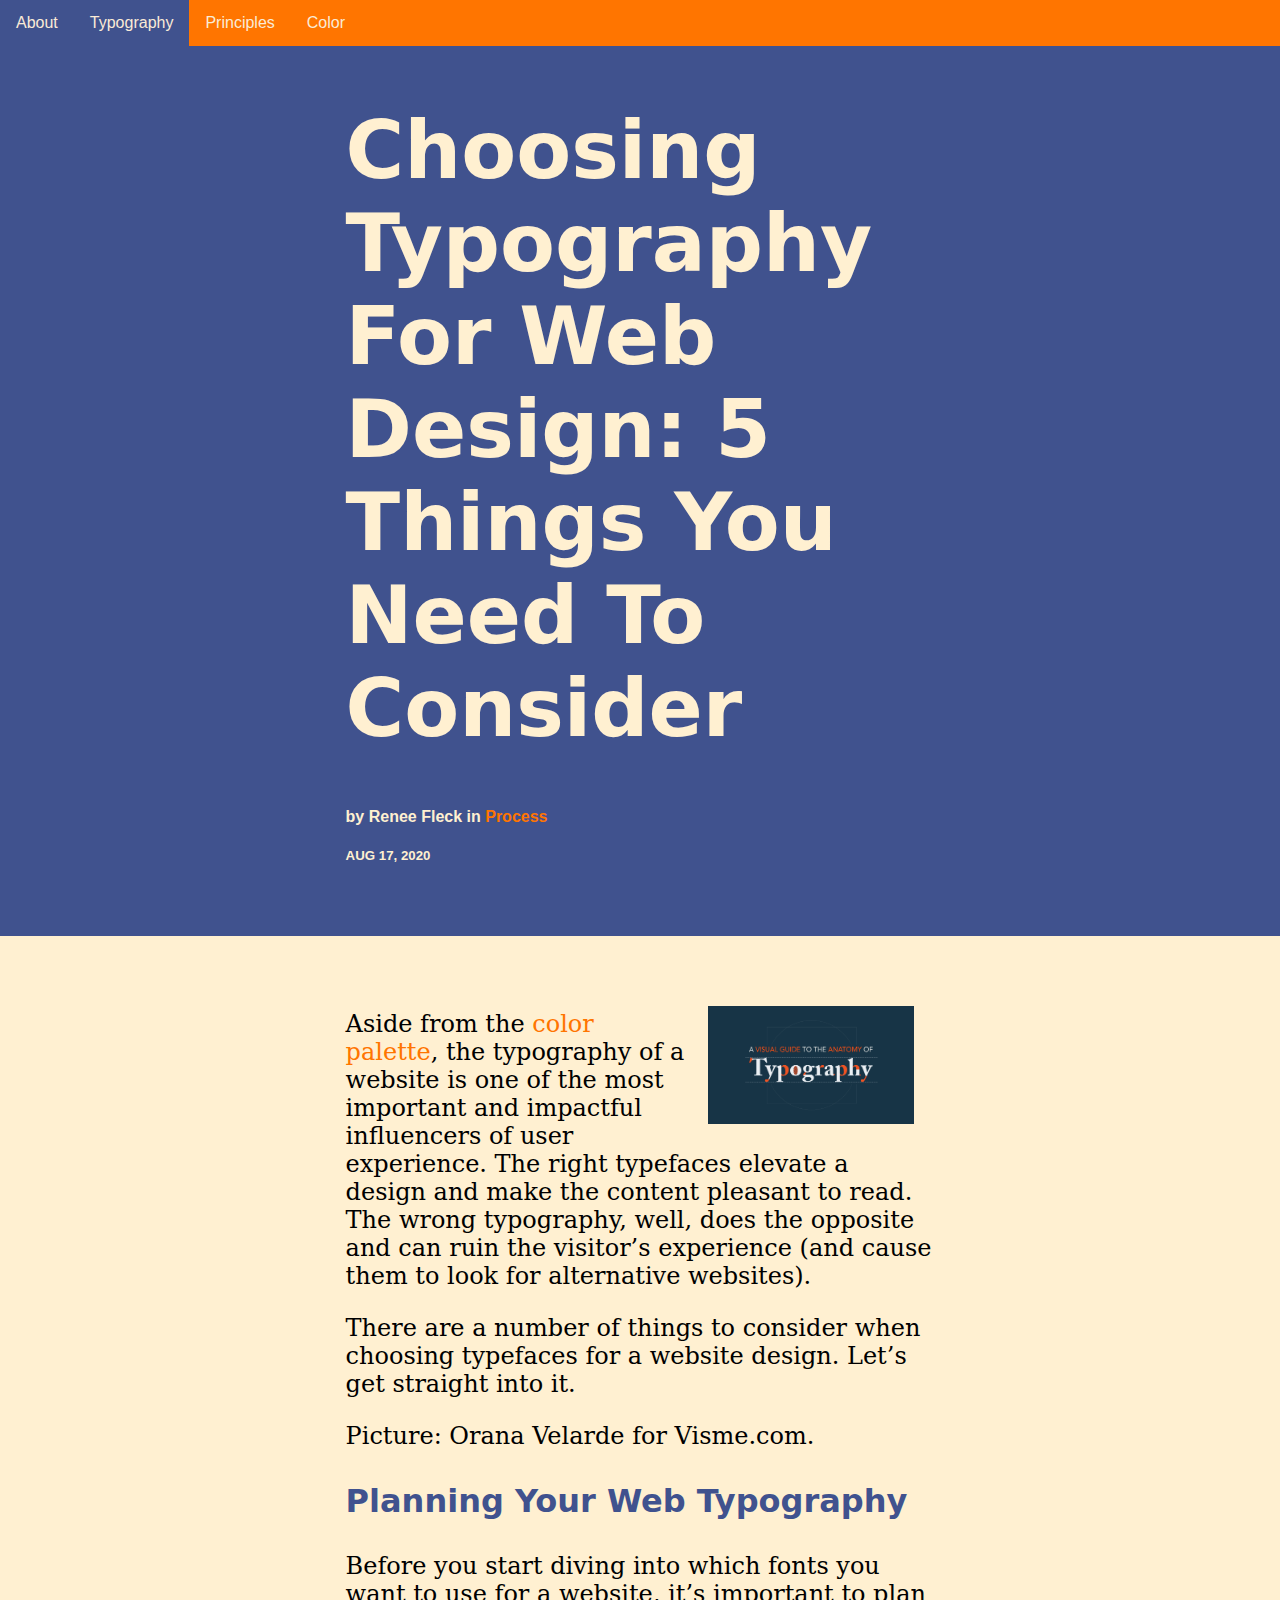
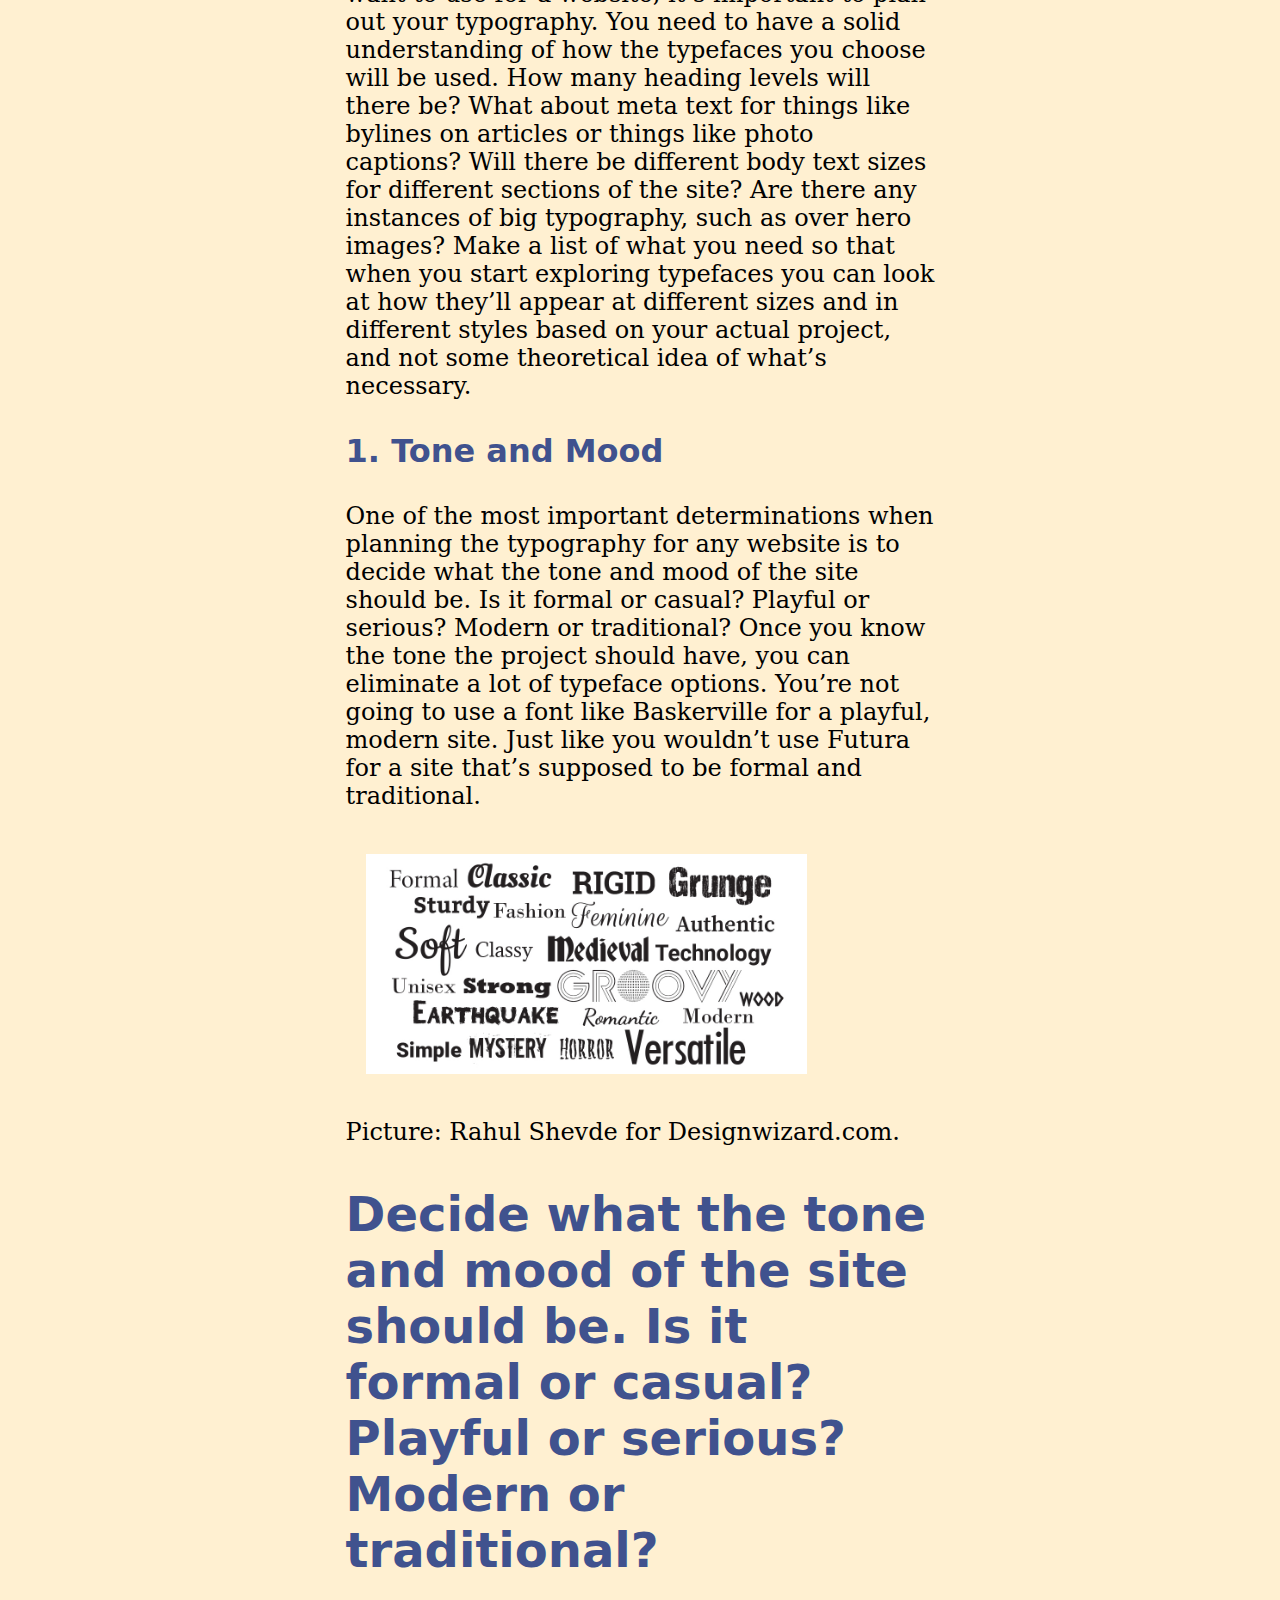
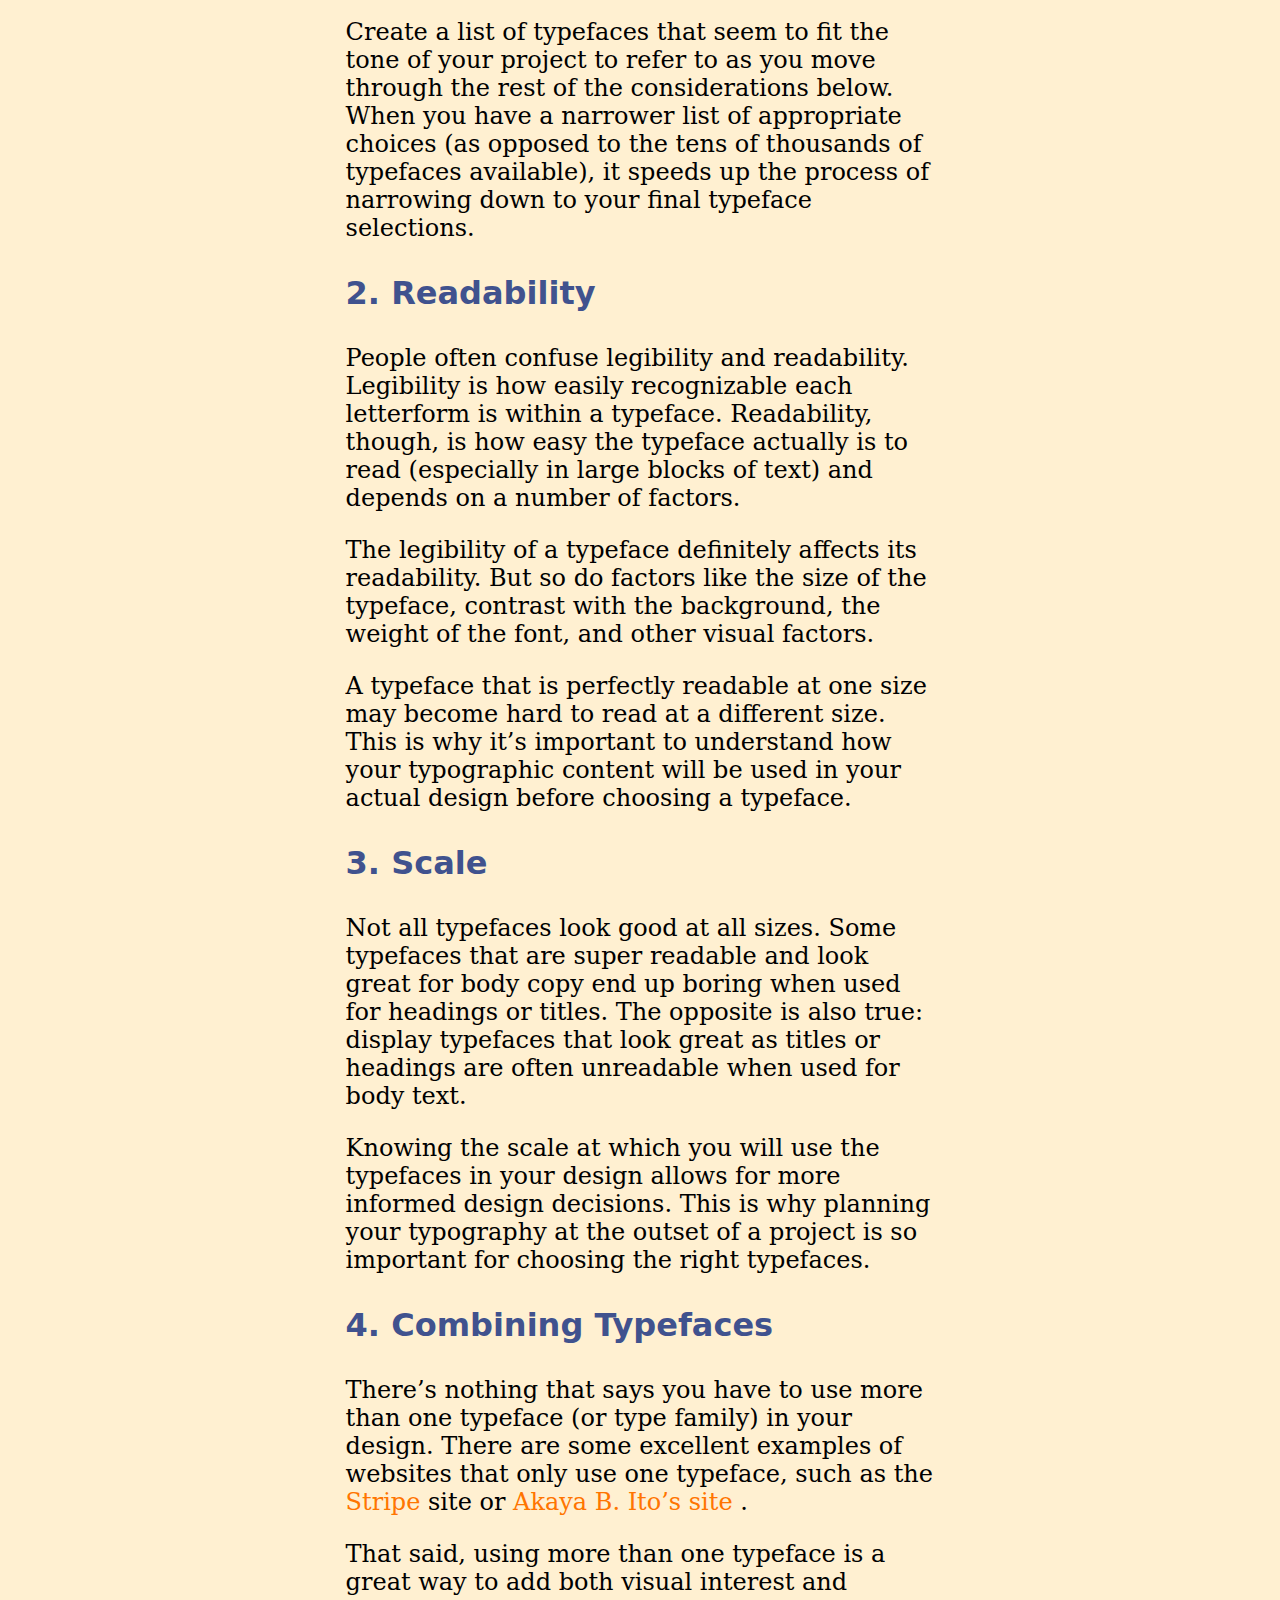
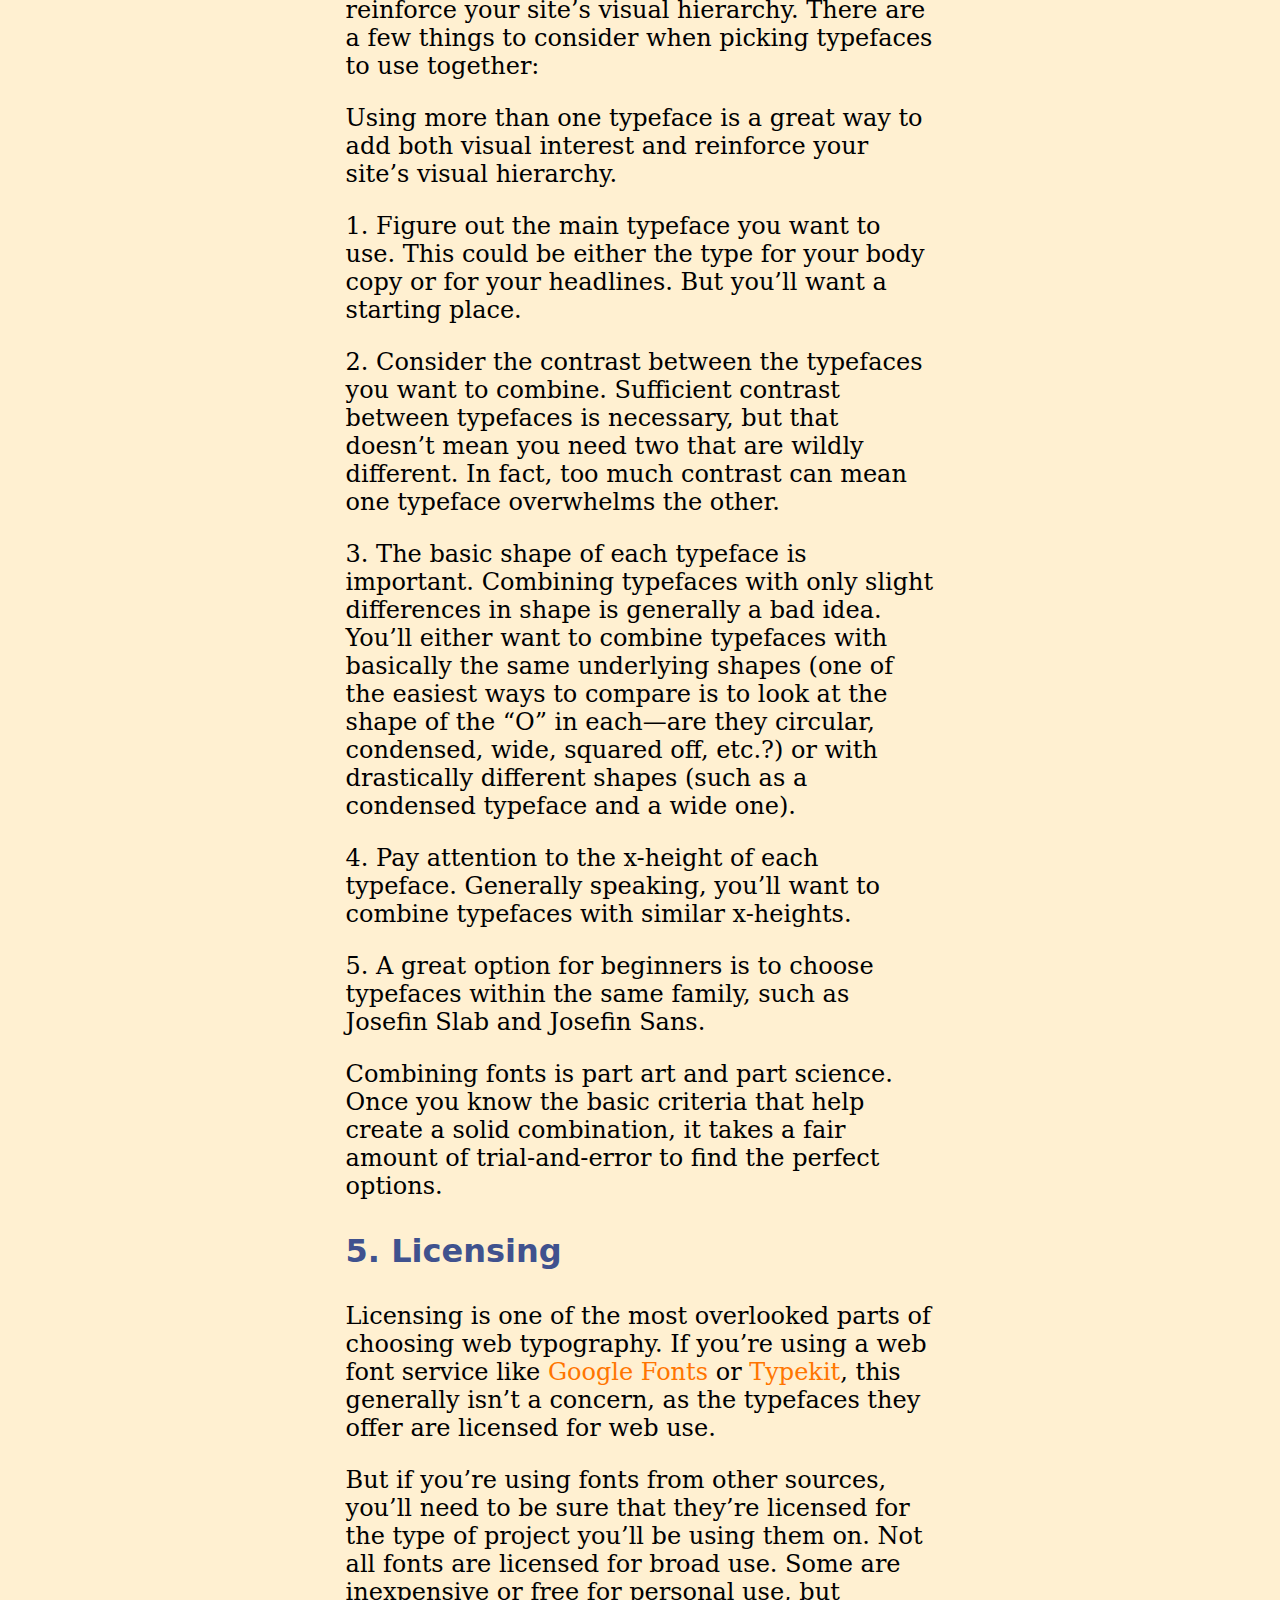
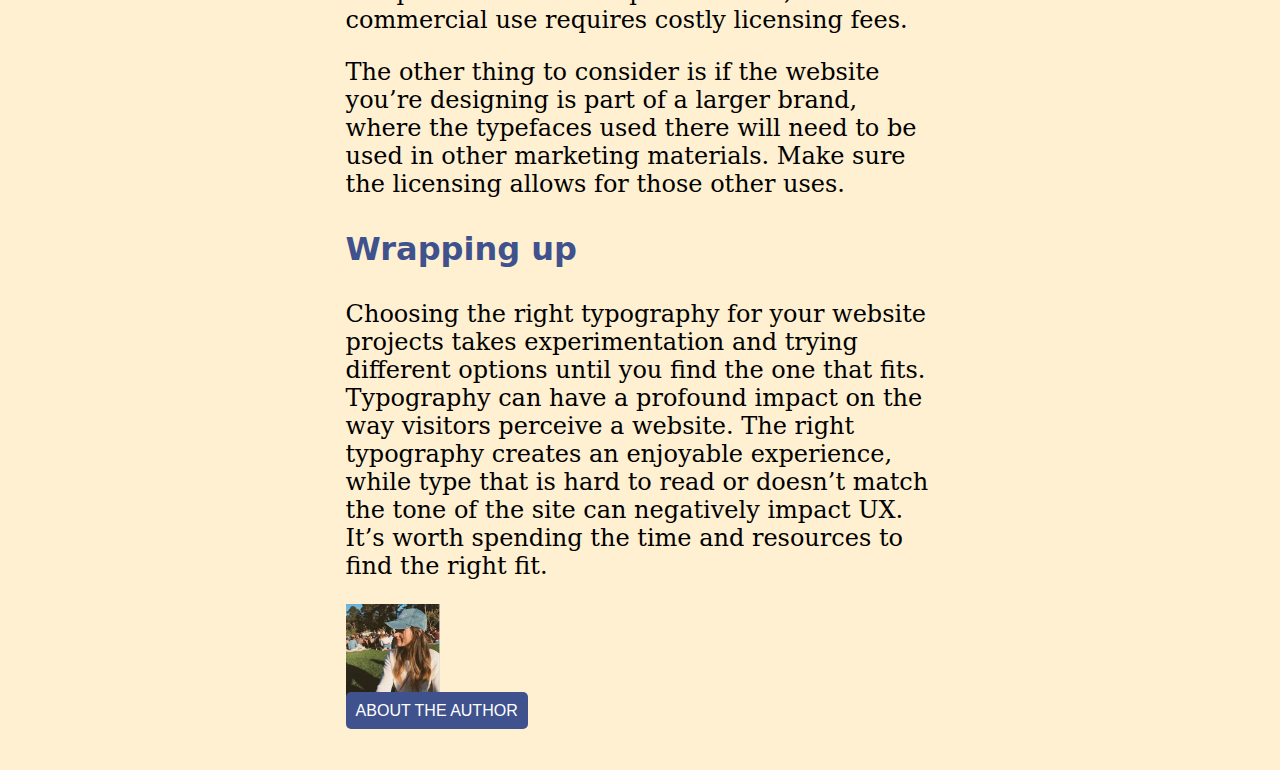
<file: index.html>
<!doctype html>
<html>
<head>
<meta charset="UTF-8">
<title>Choosing typography for web design</title>
<style>
		body {
			margin: 0px;
			font-family: 'Oswald', sans-serif;
		}
		h1 {
    		color: #FFF0D1; font-size: 5em; font-family: Segoe, "Segoe UI", "DejaVu Sans", "Trebuchet MS", Verdana, sans-serif;
		}
		h2 {
    		color: #40528E;font-family: Segoe, "Segoe UI", "DejaVu Sans", "Trebuchet MS", Verdana, sans-serif;
    		font-size: 3em;
		}
		h3 {
    		color: #40528E;font-family: Segoe, "Segoe UI", "DejaVu Sans", "Trebuchet MS", Verdana, sans-serif;
    		font-size: 2em;
		}
		h4 {
			color: #FFF0D1; font-family: Gotham, "Helvetica Neue", Helvetica, Arial, sans-serif;
		}
		h5 {
			color: #FFF0D1; font-family: Gotham, "Helvetica Neue", Helvetica, Arial, sans-serif;
		}
		p {
    		font-size: 24px;
    		font-family: Constantia, "Lucida Bright", "DejaVu Serif", Georgia, serif;
	}
		header {
			background-color: #40528E;
    		padding: 50px;
			padding-right: 27%;
			padding-left: 27%;
		}
		footer {
			color: #FFFFFF; 
			padding-top: 50px;
			padding-right: 27%;
			padding-left: 27%;
			padding-bottom: 50px;
		}
		section {
			padding: 50px;
			padding-right: 27%;
			padding-left: 27%;
			background-color:#FFF0D1;
		}
		a {
			color: #FF7500;
			text-decoration: none;
		}
		a:hover {
			color: #1C19C3;
		}
		caption {
			font-family: Constantia, "Lucida Bright", "DejaVu Serif", Georgia, serif;
		}
		.button a {
    		color: #FFFFFF;
    		background-color: #40528E;
    		padding: 10px;
    		text-decoation: none;
    		border-radius: 5px;
		}
		.button a:hover {
			background-color: #FF7500;
			color: #FFFFFF;
		}
		.center {
			display: flex;
			justify-content: center;
			align-items: center;
			padding: 20px;
		}
		.left {
			float: left;
			padding-right:20px;
			padding-top: 20px;
			padding-bottom: 20px;
		}
		.right {
			float: right;
			padding-left: 20px;
			padding-top: 20px;
			padding-bottom: 20px;
		}
		.nav {
			list-style-type: none;
			margin: 0;
			padding: 0;
			position: fixed;
  			top: 0;
			background-color: #FF7500;
			width: 100%;
		}
		.nav ul {
  			margin: 0;
  			padding: 0;
  			overflow: hidden;
  			background-color: #333;
  			width: 100%;
		}

		.nav li {
  			float: left;
		}

		.nav li a {
  			display: block;
  			color: #FAEBD7;
  			text-align: center;
  			padding: 14px 16px;
  			text-decoration: none;
		}

		.nav li a:hover:not(.active) {
  			background-color: #40528E;
		}

		.active {
  			background-color: #40528E;
		}
		.listStyle li {
			background-color:cornflowerblue
		}
	</style>	
	
</head>

<body>
	
	<ul class="nav">
		<li><a ref="about.html">About</a></li>
  		<li><a class="active" href="typography.html">Typography</a></li>
 		<li><a href="principles.html">Principles</a></li>
  		<li><a href="color.html">Color</a></li>
	</ul>
	
<header>
	
	<h1>Choosing Typography For Web Design: 5 Things You Need To Consider</h1>
	
	<h4>by Renee Fleck in <a href="https://dribbble.com/stories/categories/process" target="_blank">Process</a></h4>
	
	<h5>AUG 17, 2020</h5>
		
	</header>
	
	<section>
		
	<img style= "float: right;" class= "center" src="images/A-Visual-Guide-to-the-Anatomy-of-Typography.jpg" width="35%" alt=""/>
		
	<p>Aside from the <a href="https://dribbble.com/stories/2018/12/19/choosing-colors-for-web-design-a-practical-ui-color-application-guide" target="_blank">color palette</a>, the typography of a website is one of the most important and impactful influencers of user experience. The right typefaces elevate a design and make the content pleasant to read. The wrong typography, well, does the opposite and can ruin the visitor’s experience (and cause them to look for alternative websites).</p>
	
	<p>There are a number of things to consider when choosing typefaces for a website design. Let’s get straight into it.</p>
	
	<p> Picture: Orana Velarde for Visme.com.</p>
	
<h3>Planning Your Web Typography</h3>
	
	<p>Before you start diving into which fonts you want to use for a website, it’s important to plan out your typography. You need to have a solid understanding of how the typefaces you choose will be used. How many heading levels will there be? What about meta text for things like bylines on articles or things like photo captions? Will there be different body text sizes for different sections of the site? Are there any instances of big typography, such as over hero images? Make a list of what you need so that when you start exploring typefaces you can look at how they’ll appear at different sizes and in different styles based on your actual project, and not some theoretical idea of what’s necessary.</p>
	
<h3>1. Tone and Mood</h3>
	
	<p>One of the most important determinations when planning the typography for any website is to decide what the tone and mood of the site should be. Is it formal or casual? Playful or serious? Modern or traditional? Once you know the tone the project should have, you can eliminate a lot of typeface options. You’re not going to use a font like Baskerville for a playful, modern site. Just like you wouldn’t use Futura for a site that’s supposed to be formal and traditional.</p>
	
	<img class= "center" src="images/Typography-Cover.jpg" width="75%" alt=""/>
		
	<p style= "clear: both;">Picture: Rahul Shevde for Designwizard.com.</p>
		
<h2>Decide what the tone and mood of the site should be. Is it formal or casual? Playful or serious? Modern or traditional?</h2>
		
	<p>Create a list of typefaces that seem to fit the tone of your project to refer to as you move through the rest of the considerations below. When you have a narrower list of appropriate choices (as opposed to the tens of thousands of typefaces available), it speeds up the process of narrowing down to your final typeface selections.</p>
		
<h3>2. Readability</h3>

	<p>People often confuse legibility and readability. Legibility is how easily recognizable each letterform is within a typeface. Readability, though, is how easy the typeface actually is to read (especially in large blocks of text) and depends on a number of factors.</p>

	<p>The legibility of a typeface definitely affects its readability. But so do factors like the size of the typeface, contrast with the background, the weight of the font, and other visual factors.</p>

	<p>A typeface that is perfectly readable at one size may become hard to read at a different size. This is why it’s important to understand how your typographic content will be used in your actual design before choosing a typeface.</p>

<h3>3. Scale</h3>

	<p>Not all typefaces look good at all sizes. Some typefaces that are super readable and look great for body copy end up boring when used for headings or titles. The opposite is also true: display typefaces that look great as titles or headings are often unreadable when used for body text.</p>

	<p>Knowing the scale at which you will use the typefaces in your design allows for more informed design decisions. This is why planning your typography at the outset of a project is so important for choosing the right typefaces.</p>

<h3>4. Combining Typefaces</h3>

	<p>There’s nothing that says you have to use more than one typeface (or type family) in your design. There are some excellent examples of websites that only use one typeface, such as the <a rel="nofollow" href="https://stripe.com/">Stripe</a> site or <a rel="nofollow" href="https://ayakaito.com/">Akaya B. Ito’s site</a>
	.</p>

	<p>That said, using more than one typeface is a great way to add both visual interest and reinforce your site’s visual hierarchy. There are a few things to consider when picking typefaces to use together:</p>

	<p>Using more than one typeface is a great way to add both visual interest and reinforce your site’s visual hierarchy.</p>

  	<p>1. Figure out the main typeface you want to use. This could be either the type for your body copy or for your headlines. But you’ll want a starting place.</p>
  	<p>2. Consider the contrast between the typefaces you want to combine. Sufficient contrast between typefaces is necessary, but that doesn’t mean you need two that are wildly different. In fact, too much contrast can mean one typeface overwhelms the other.</p>
 	<p>3. The basic shape of each typeface is important. Combining typefaces with only slight differences in shape is generally a bad idea. You’ll either want to combine typefaces with basically the same underlying shapes (one of the easiest ways to compare is to look at the shape of the “O” in each—are they circular, condensed, wide, squared off, etc.?) or with drastically different shapes (such as a condensed typeface and a wide one).</p>
 	<p>4. Pay attention to the x-height of each typeface. Generally speaking, you’ll want to combine typefaces with similar x-heights.</p>
	<p>5. A great option for beginners is to choose typefaces within the same family, such as Josefin Slab and Josefin Sans.</p>


	<p>Combining fonts is part art and part science. Once you know the basic criteria that help create a solid combination, it takes a fair amount of trial-and-error to find the perfect options.</p>

<h3>5. Licensing</h3>

	<p>Licensing is one of the most overlooked parts of choosing web typography. If you’re using a web font service like <a href="https://fonts.google.com/">Google Fonts</a> or <a href="https://practice.typekit.com/">Typekit</a>, this generally isn’t a concern, as the typefaces they offer are licensed for web use.</p>
		
	<p>But if you’re using fonts from other sources, you’ll need to be sure that they’re licensed for the type of project you’ll be using them on. Not all fonts are licensed for broad use. Some are inexpensive or free for personal use, but commercial use requires costly licensing fees.</p>

	<p>The other thing to consider is if the website you’re designing is part of a larger brand, where the typefaces used there will need to be used in other marketing materials. Make sure the licensing allows for those other uses.</p>

<h3>Wrapping up</h3>

<p>Choosing the right typography for your website projects takes experimentation and trying different options until you find the one that fits. Typography can have a profound impact on the way visitors perceive a website. The right typography creates an enjoyable experience, while type that is hard to read or doesn’t match the tone of the site can negatively impact UX. It’s worth spending the time and resources to find the right fit.</p>
	
	<img src="images/WfoXhlR9_400x400.jpg" width="16%" alt=""/>
		
	<div class="button">
				<a href="https://www.linkedin.com/checkpoint/challengesV2/AQHqri0p2oSY5QAAAYsZ6XSYhp1mTutwfirbCpDmyvZOaTPN0gKsRMfOLFYUd6As-gK55MSQct5gSOvUhwAx6bAE1jLDPudbbQ?original_referer=https%3A%2F%2Fwww.google.com%2F">ABOUT THE AUTHOR</a>
			</div>
	</section>
	
</body>
</html>
</file>
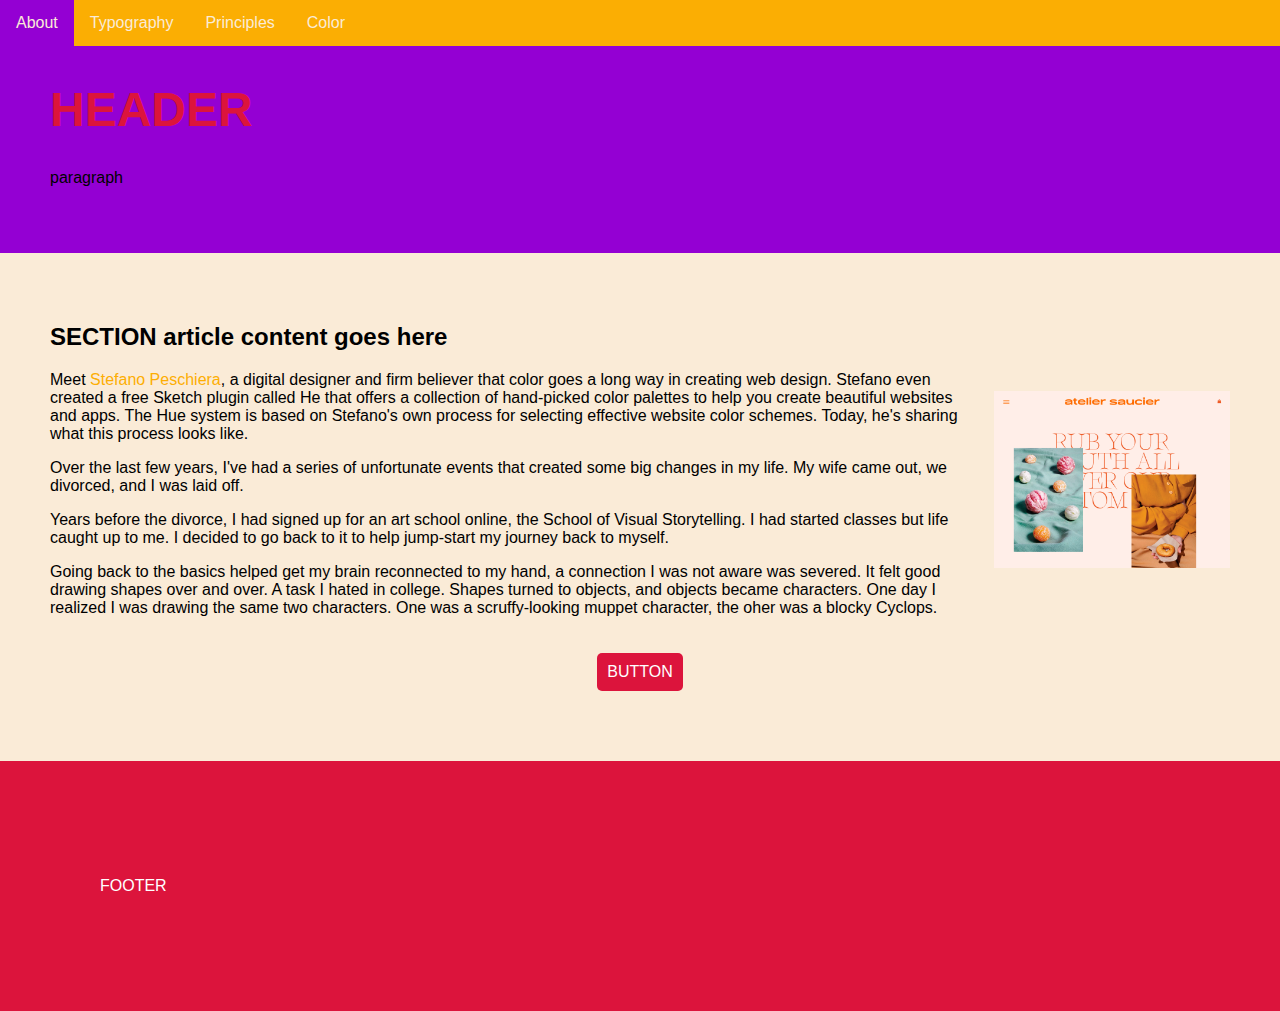
<file: about.html>
<!doctype html>
<html>
<head>
<meta charset="UTF-8">
<title>Untitled Document</title>
	<link rel="preconnect" href="https://fonts.googleapis.com">
<link rel="preconnect" href="https://fonts.gstatic.com" crossorigin>
<link href="https://fonts.googleapis.com/css2?family=Roboto:wght@400;500;700;900&display=swap" rel="stylesheet">
	
	<link href="style.css" rel="stylesheet" type="text/css">
</head>
	
<body>
	
	<ul class="nav">
		<li><a class="active" href="about.html">About</a></li>
  		<li><a href="typography.html">Typography</a></li>
 		<li><a href="principles.html">Principles</a></li>
  		<li><a href="color.html">Color</a></li>
</ul>
	
<header>
		<h1>HEADER</h1>
		<p>paragraph</p>
	</header>
	
	<section>
		
		<h2>SECTION article content goes here</h2>
				<img class= "right" src="images/ateliersaucier_site.png" width="20%" alt=""/>
		<p>Meet <a href="https://docs.google.com/document/d/1nXkkVFklbiDh2xm_hYOYrmHF7aNHUgeBvdrVaUiXis4/edit">Stefano Peschiera</a>, a digital designer and firm believer that color goes a long way in creating web design. Stefano even created a free Sketch plugin called He that offers a collection of hand-picked color palettes to help you create beautiful websites and apps. The Hue system is based on Stefano's own process for selecting effective website color schemes. Today, he's sharing what this process looks like.</p>
		
		<p>Over the last few years, I've had a series of unfortunate events that created some big changes in my life. My wife came out, we divorced, and I was laid off. </p>
		
		<p>Years before the divorce, I had signed up for an art school online, the School of Visual Storytelling. I had started classes but life caught up to me. I decided to go back to it to help jump-start my journey back to myself.</p>
		
		<p>Going back to the basics helped get my brain reconnected to my hand, a connection I was not aware was severed. It felt good drawing shapes over and over. A task I hated in college. Shapes turned to objects, and objects became characters. One day I realized I was drawing the same two characters. One was a scruffy-looking muppet character, the oher was a blocky Cyclops.</p>
			<div class="button center">
				<a href="https://www.youtube.com/watch?v=8ybW48rKBME">BUTTON</a>
			</div>
	
	</section>
	
	<footer>
	  <p>FOOTER</p>
</footer>
</body>
</html>
</file>
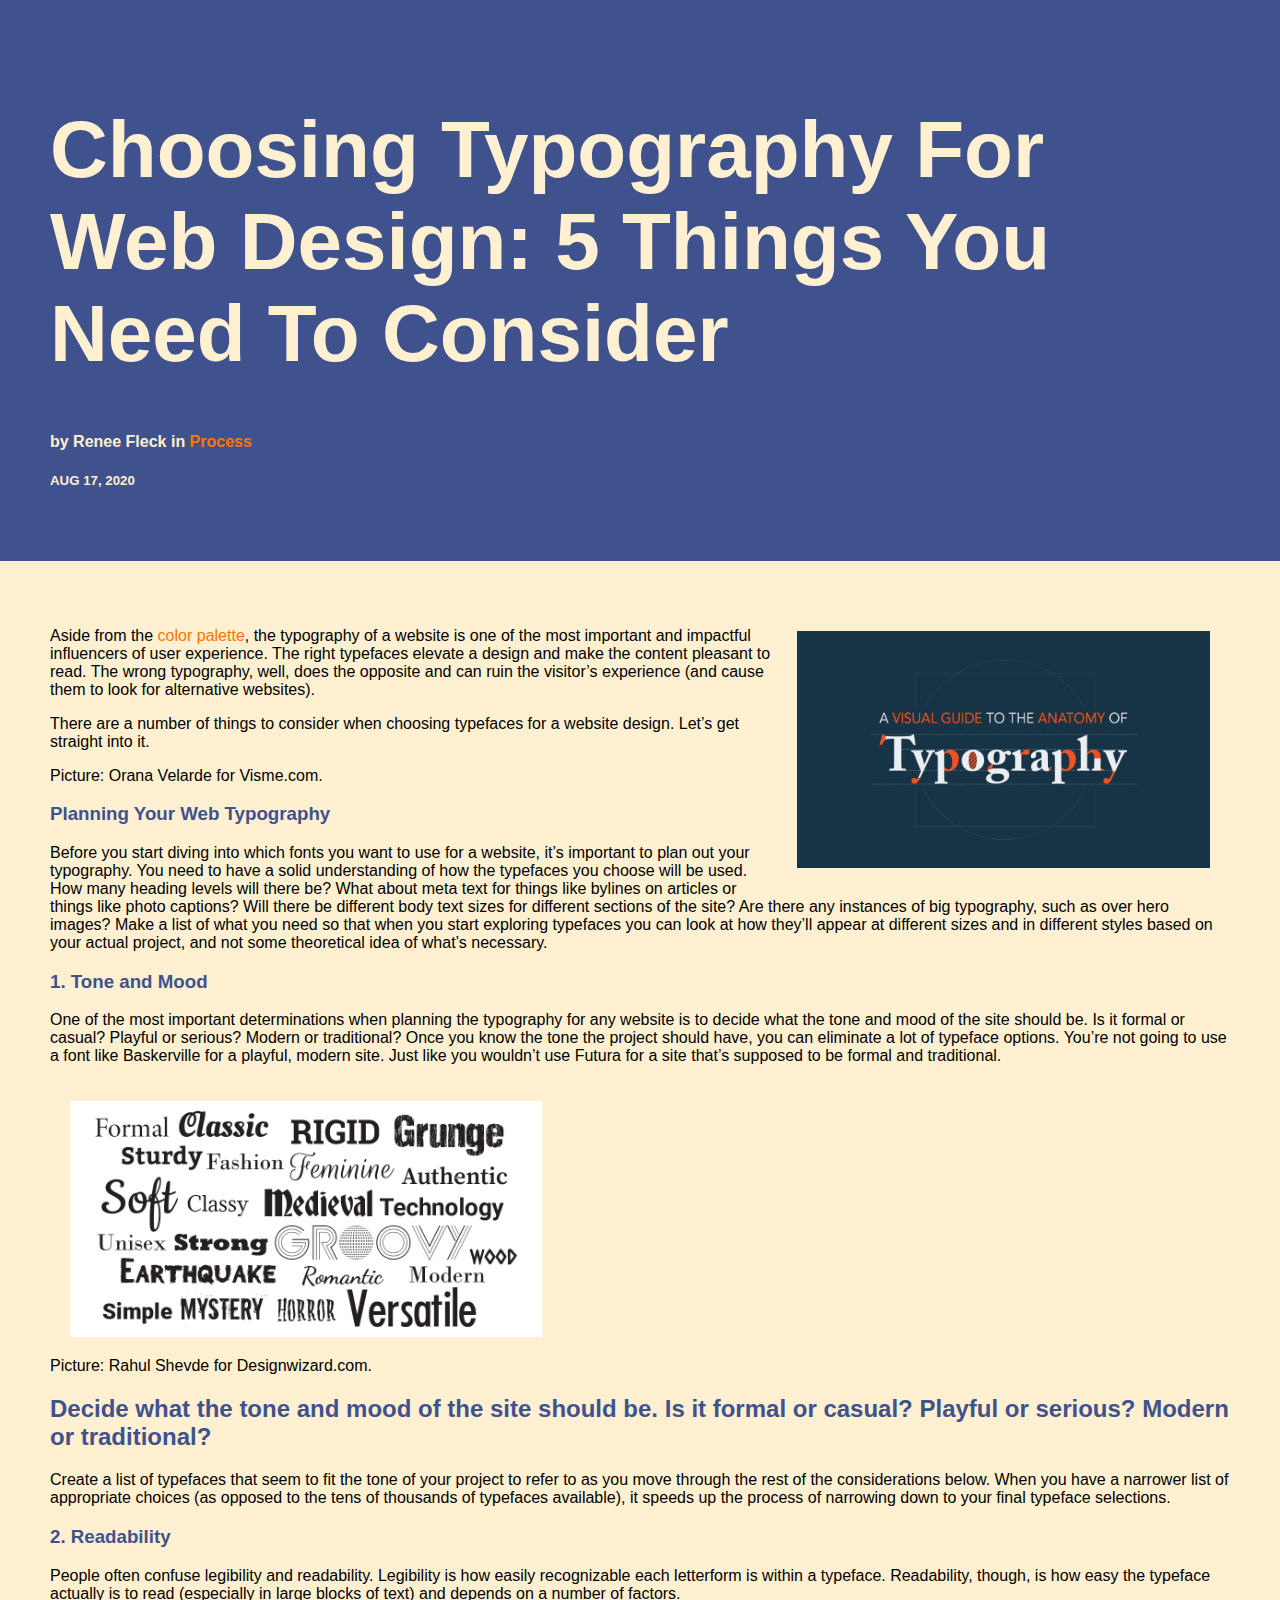
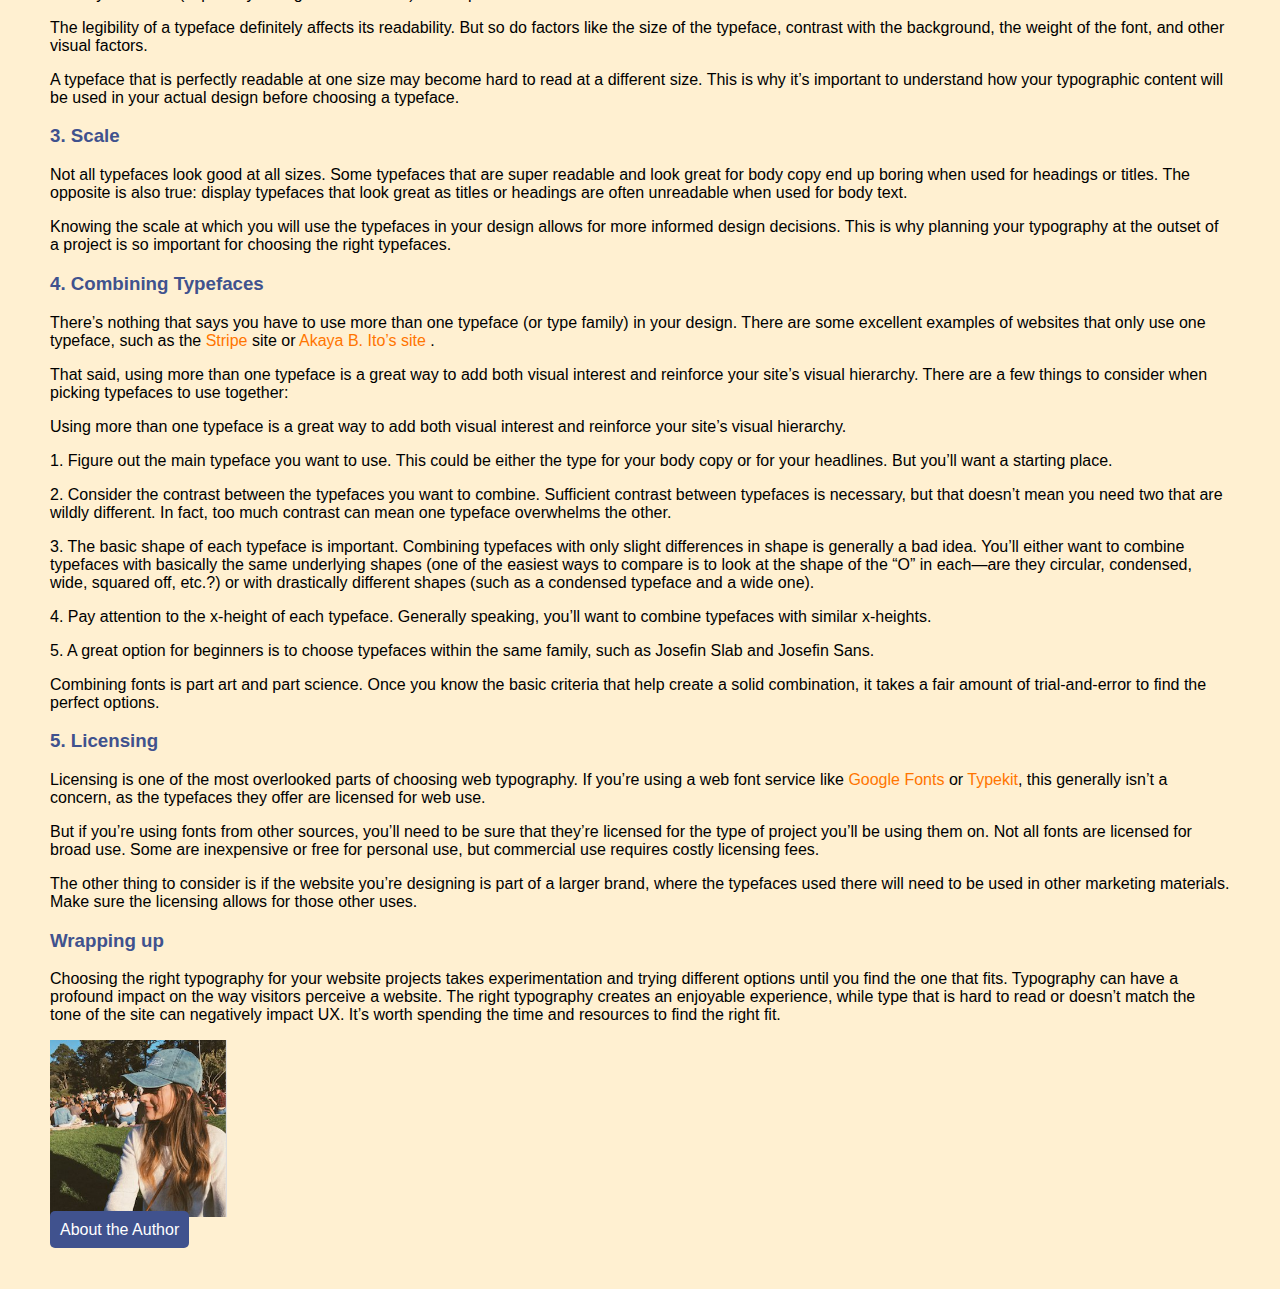
<file: codingProject.html>
<!doctype html>
<html>
<head>
<meta charset="UTF-8">
<title>Choosing typography for web design</title>
<style>
		body {
			margin: 0px;
			font-family: 'Oswald', sans-serif;
		}
		h1 {
			color: #FFF0D1; font-family: Gotham, "Helvetica Neue", Helvetica, Arial, sans-serif; font-size: 5em;
		}
		h2 {
			color: #40528E; font-family: Gotham, "Helvetica Neue", Helvetica, Arial, sans-serif;
		}
		h3 {
			color: #40528E; font-family: Gotham, "Helvetica Neue", Helvetica, Arial, sans-serif;
		}
		h4 {
			color: #FFF0D1; font-family: Gotham, "Helvetica Neue", Helvetica, Arial, sans-serif;
		}
		h5 {
			color: #FFF0D1; font-family: Gotham, "Helvetica Neue", Helvetica, Arial, sans-serif;
		}
		header {
			background-color: #40528E;
    		padding: 50px;
		}
		footer {
			color: #FFFFFF; 
			padding-top: 50px;
			padding-right: 200px;
			padding-left: 200px;
			padding-bottom: 50px;
		}
		section {
			padding: 50px;
			background-color:#FFF0D1;
		}
		a {
			color: #FF7500;
			text-decoration: none;
		}
		a:hover {
			color: #1C19C3;
		}
		.button a {
    		color: #FFFFFF;
    		background-color: #40528E;
    		padding: 10px;
    		text-decoation: none;
    		border-radius: 5px;
		}
		.button a:hover {
			background-color: #FF7500;
			color: #FFFFFF;
		}
		.center {
			display: flex;
			justify-content: center;
			align-items: center;
			padding: 20px;
		}
		.left {
			float: left;
			padding-right:20px;
			padding-top: 20px;
			padding-bottom: 20px;
		}
		.right {
			float: right;
			padding-left: 20px;
			padding-top: 20px;
			padding-bottom: 20px;
		}
	</style>	
	
</head>

<body>
	
<header>
	
	<h1>Choosing Typography For Web Design: 5 Things You Need To Consider</h1>
	
	<h4>by Renee Fleck in <a href="https://dribbble.com/stories/categories/process" target="_blank">Process</a></h4>
	
	<h5>AUG 17, 2020</h5>
		
	</header>
	
	<section>
		
	<img style= "float: right;" class= "center" src="images/A-Visual-Guide-to-the-Anatomy-of-Typography.jpg" width="35%" alt=""/>
		
	<p>Aside from the <a href="https://dribbble.com/stories/2018/12/19/choosing-colors-for-web-design-a-practical-ui-color-application-guide" target="_blank">color palette</a>, the typography of a website is one of the most important and impactful influencers of user experience. The right typefaces elevate a design and make the content pleasant to read. The wrong typography, well, does the opposite and can ruin the visitor’s experience (and cause them to look for alternative websites).</p>
	
	<p>There are a number of things to consider when choosing typefaces for a website design. Let’s get straight into it.</p>
	
	
	
	<caption style= "clear: both;">Picture: Orana Velarde for Visme.com.</caption>
	
<h3>Planning Your Web Typography</h3>
	
	<p>Before you start diving into which fonts you want to use for a website, it’s important to plan out your typography. You need to have a solid understanding of how the typefaces you choose will be used. How many heading levels will there be? What about meta text for things like bylines on articles or things like photo captions? Will there be different body text sizes for different sections of the site? Are there any instances of big typography, such as over hero images? Make a list of what you need so that when you start exploring typefaces you can look at how they’ll appear at different sizes and in different styles based on your actual project, and not some theoretical idea of what’s necessary.</p>
	
<h3>1. Tone and Mood</h3>
	
	<p>One of the most important determinations when planning the typography for any website is to decide what the tone and mood of the site should be. Is it formal or casual? Playful or serious? Modern or traditional? Once you know the tone the project should have, you can eliminate a lot of typeface options. You’re not going to use a font like Baskerville for a playful, modern site. Just like you wouldn’t use Futura for a site that’s supposed to be formal and traditional.</p>
	
	<img class= "center" src="images/Typography-Cover.jpg" width="40%" alt=""/>
		
	<caption style= "clear: both;">Picture: Rahul Shevde for Designwizard.com.</caption>
		
<h2>Decide what the tone and mood of the site should be. Is it formal or casual? Playful or serious? Modern or traditional?</h2>
		
	<p>Create a list of typefaces that seem to fit the tone of your project to refer to as you move through the rest of the considerations below. When you have a narrower list of appropriate choices (as opposed to the tens of thousands of typefaces available), it speeds up the process of narrowing down to your final typeface selections.</p>
		
<h3>2. Readability</h3>

	<p>People often confuse legibility and readability. Legibility is how easily recognizable each letterform is within a typeface. Readability, though, is how easy the typeface actually is to read (especially in large blocks of text) and depends on a number of factors.</p>

	<p>The legibility of a typeface definitely affects its readability. But so do factors like the size of the typeface, contrast with the background, the weight of the font, and other visual factors.</p>

	<p>A typeface that is perfectly readable at one size may become hard to read at a different size. This is why it’s important to understand how your typographic content will be used in your actual design before choosing a typeface.</p>

<h3>3. Scale</h3>

	<p>Not all typefaces look good at all sizes. Some typefaces that are super readable and look great for body copy end up boring when used for headings or titles. The opposite is also true: display typefaces that look great as titles or headings are often unreadable when used for body text.</p>

	<p>Knowing the scale at which you will use the typefaces in your design allows for more informed design decisions. This is why planning your typography at the outset of a project is so important for choosing the right typefaces.</p>

<h3>4. Combining Typefaces</h3>

	<p>There’s nothing that says you have to use more than one typeface (or type family) in your design. There are some excellent examples of websites that only use one typeface, such as the <a rel="nofollow" href="https://stripe.com/">Stripe</a> site or <a rel="nofollow" href="https://ayakaito.com/">Akaya B. Ito’s site</a>
	.</p>

	<p>That said, using more than one typeface is a great way to add both visual interest and reinforce your site’s visual hierarchy. There are a few things to consider when picking typefaces to use together:</p>

	<div class="pull">Using more than one typeface is a great way to add both visual interest and reinforce your site’s visual hierarchy.</div>

  	<p>1. Figure out the main typeface you want to use. This could be either the type for your body copy or for your headlines. But you’ll want a starting place.</p>
  	<p>2. Consider the contrast between the typefaces you want to combine. Sufficient contrast between typefaces is necessary, but that doesn’t mean you need two that are wildly different. In fact, too much contrast can mean one typeface overwhelms the other.</p>
 	<p>3. The basic shape of each typeface is important. Combining typefaces with only slight differences in shape is generally a bad idea. You’ll either want to combine typefaces with basically the same underlying shapes (one of the easiest ways to compare is to look at the shape of the “O” in each—are they circular, condensed, wide, squared off, etc.?) or with drastically different shapes (such as a condensed typeface and a wide one).</p>
 	<p>4. Pay attention to the x-height of each typeface. Generally speaking, you’ll want to combine typefaces with similar x-heights.</p>
	<p>5. A great option for beginners is to choose typefaces within the same family, such as Josefin Slab and Josefin Sans.</p>


	<p>Combining fonts is part art and part science. Once you know the basic criteria that help create a solid combination, it takes a fair amount of trial-and-error to find the perfect options.</p>

<h3>5. Licensing</h3>

	<p>Licensing is one of the most overlooked parts of choosing web typography. If you’re using a web font service like <a href="https://fonts.google.com/">Google Fonts</a> or <a href="https://practice.typekit.com/">Typekit</a>, this generally isn’t a concern, as the typefaces they offer are licensed for web use.</p>
		
	<p>But if you’re using fonts from other sources, you’ll need to be sure that they’re licensed for the type of project you’ll be using them on. Not all fonts are licensed for broad use. Some are inexpensive or free for personal use, but commercial use requires costly licensing fees.</p>

	<p>The other thing to consider is if the website you’re designing is part of a larger brand, where the typefaces used there will need to be used in other marketing materials. Make sure the licensing allows for those other uses.</p>

<h3>Wrapping up</h3>

<p>Choosing the right typography for your website projects takes experimentation and trying different options until you find the one that fits. Typography can have a profound impact on the way visitors perceive a website. The right typography creates an enjoyable experience, while type that is hard to read or doesn’t match the tone of the site can negatively impact UX. It’s worth spending the time and resources to find the right fit.</p>
	
	<img src="images/WfoXhlR9_400x400.jpg" width="15%" alt=""/>
		
	<div class="button">
				<a href="https://www.linkedin.com/checkpoint/challengesV2/AQHqri0p2oSY5QAAAYsZ6XSYhp1mTutwfirbCpDmyvZOaTPN0gKsRMfOLFYUd6As-gK55MSQct5gSOvUhwAx6bAE1jLDPudbbQ?original_referer=https%3A%2F%2Fwww.google.com%2F">About the Author</a>
			</div>
	</section>
	
</body>
</html>
</file>
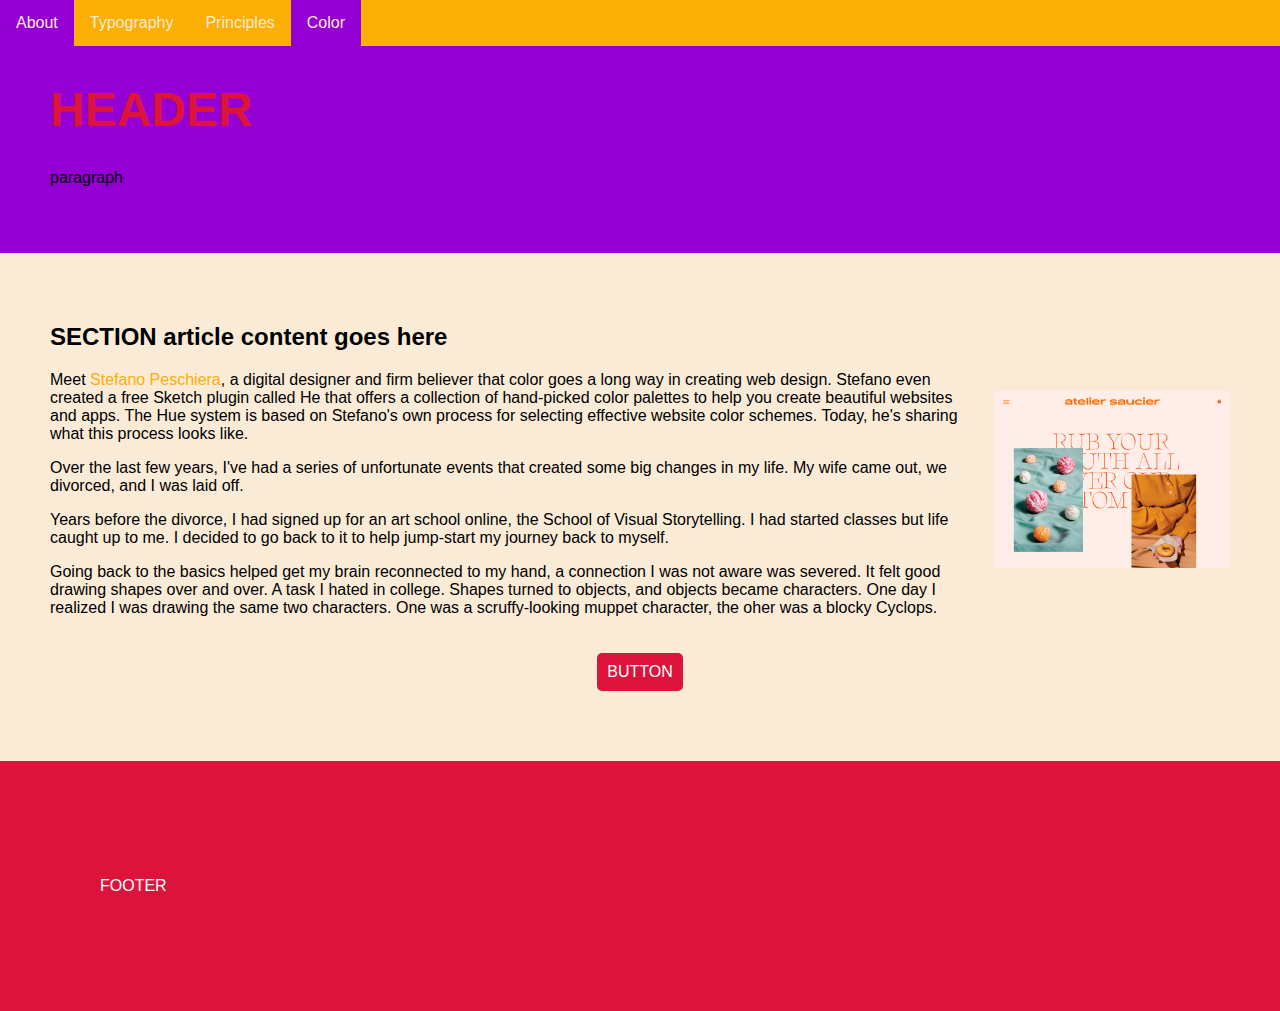
<file: color.html>
<!doctype html>
<html>
<head>
<meta charset="UTF-8">
<title>Untitled Document</title>
	<link rel="preconnect" href="https://fonts.googleapis.com">
<link rel="preconnect" href="https://fonts.gstatic.com" crossorigin>
<link href="https://fonts.googleapis.com/css2?family=Roboto:wght@400;500;700;900&display=swap" rel="stylesheet">
	
	<link href="style.css" rel="stylesheet" type="text/css">
</head>
	
<body>
	
	<ul class="nav">
		<li><a href="about.html">About</a></li>
  		<li><a href="typography.html">Typography</a></li>
 		<li><a href="principles.html">Principles</a></li>
  		<li><a class="active" href="color.html">Color</a></li>
</ul>
	
<header>
		<h1>HEADER</h1>
		<p>paragraph</p>
	</header>
	
	<section>
		
		<h2>SECTION article content goes here</h2>
				<img class= "right" src="images/ateliersaucier_site.png" width="20%" alt=""/>
		<p>Meet <a href="https://docs.google.com/document/d/1nXkkVFklbiDh2xm_hYOYrmHF7aNHUgeBvdrVaUiXis4/edit">Stefano Peschiera</a>, a digital designer and firm believer that color goes a long way in creating web design. Stefano even created a free Sketch plugin called He that offers a collection of hand-picked color palettes to help you create beautiful websites and apps. The Hue system is based on Stefano's own process for selecting effective website color schemes. Today, he's sharing what this process looks like.</p>
		
		<p>Over the last few years, I've had a series of unfortunate events that created some big changes in my life. My wife came out, we divorced, and I was laid off. </p>
		
		<p>Years before the divorce, I had signed up for an art school online, the School of Visual Storytelling. I had started classes but life caught up to me. I decided to go back to it to help jump-start my journey back to myself.</p>
		
		<p>Going back to the basics helped get my brain reconnected to my hand, a connection I was not aware was severed. It felt good drawing shapes over and over. A task I hated in college. Shapes turned to objects, and objects became characters. One day I realized I was drawing the same two characters. One was a scruffy-looking muppet character, the oher was a blocky Cyclops.</p>
			<div class="button center">
				<a href="https://www.youtube.com/watch?v=8ybW48rKBME">BUTTON</a>
			</div>
	
	</section>
	
	<footer>
	  <p>FOOTER</p>
</footer>
</body>
</html>
</file>
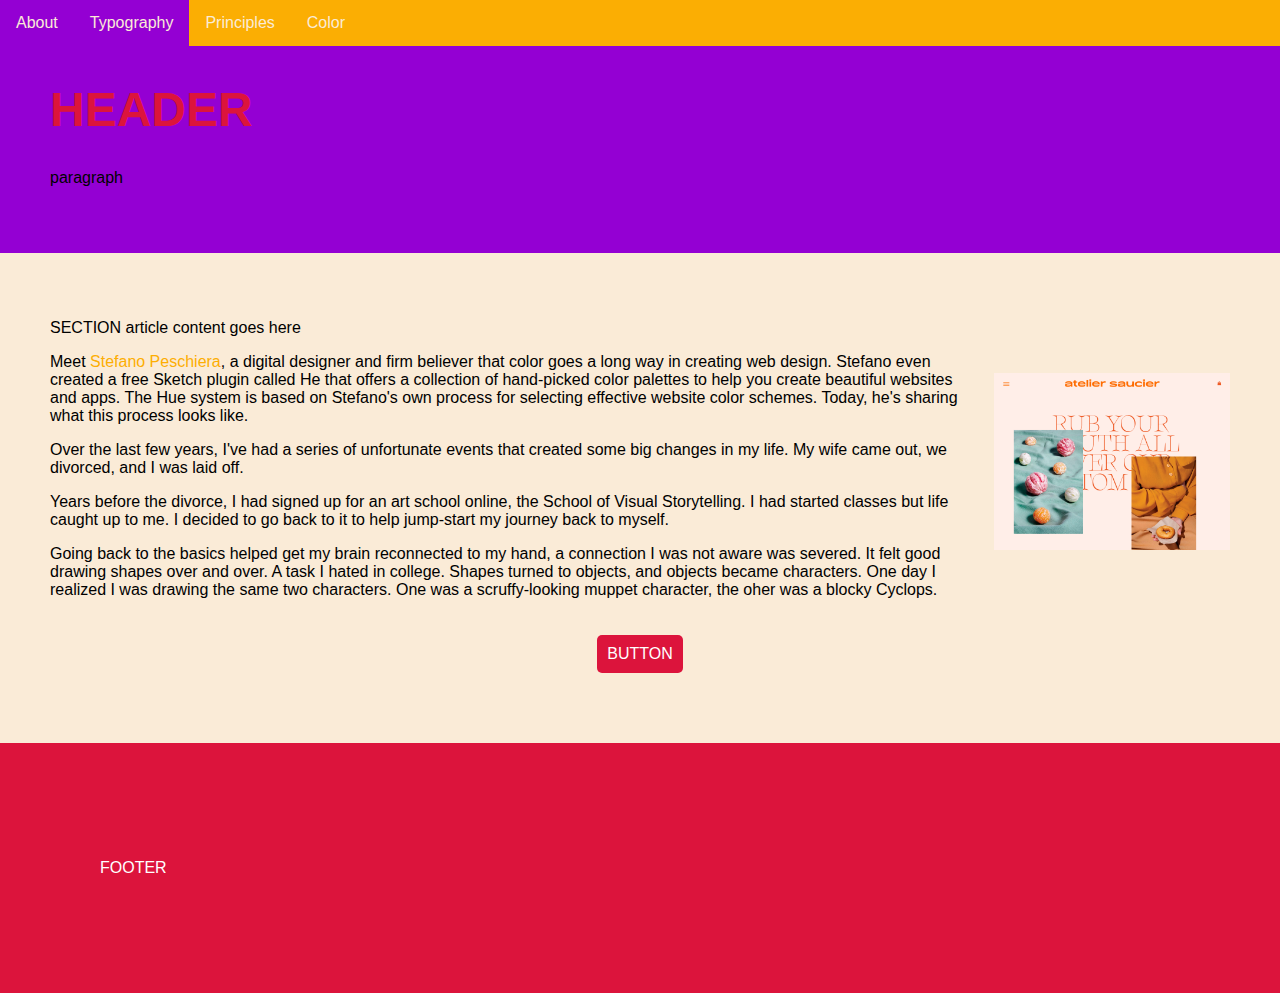
<file: demo.html>
<!doctype html>
<html>
<head>
<meta charset="UTF-8">
<title>Untitled Document</title>
	<link rel="preconnect" href="https://fonts.googleapis.com">
<link rel="preconnect" href="https://fonts.gstatic.com" crossorigin>
<link href="https://fonts.googleapis.com/css2?family=Roboto:wght@400;500;700;900&display=swap" rel="stylesheet">
	
	<link href="style.css" rel="stylesheet" type="text/css">
</head>
	
<body>
	
	<ul class="nav">
		<li><a href="about.html">About</a></li>
  		<li><a class="active" href="typography.html">Typography</a></li>
 		<li><a href="principles.html">Principles</a></li>
  		<li><a href="color.html">Color</a></li>
</ul>
	
<header>
		<h1>HEADER</h1>
		<p>paragraph</p>
	</header>
	
	<section>
		
		<p>SECTION article content goes here</p>
				<img class= "right" src="images/ateliersaucier_site.png" width="20%" alt=""/>
		<p>Meet <a href="https://docs.google.com/document/d/1nXkkVFklbiDh2xm_hYOYrmHF7aNHUgeBvdrVaUiXis4/edit">Stefano Peschiera</a>, a digital designer and firm believer that color goes a long way in creating web design. Stefano even created a free Sketch plugin called He that offers a collection of hand-picked color palettes to help you create beautiful websites and apps. The Hue system is based on Stefano's own process for selecting effective website color schemes. Today, he's sharing what this process looks like.</p>
		
		<p>Over the last few years, I've had a series of unfortunate events that created some big changes in my life. My wife came out, we divorced, and I was laid off. </p>
		
		<p>Years before the divorce, I had signed up for an art school online, the School of Visual Storytelling. I had started classes but life caught up to me. I decided to go back to it to help jump-start my journey back to myself.</p>
		
		<p>Going back to the basics helped get my brain reconnected to my hand, a connection I was not aware was severed. It felt good drawing shapes over and over. A task I hated in college. Shapes turned to objects, and objects became characters. One day I realized I was drawing the same two characters. One was a scruffy-looking muppet character, the oher was a blocky Cyclops.</p>
			<div class="button center">
				<a href="https://docs.google.com/document/d/1nXkkVFklbiDh2xm_hYOYrmHF7aNHUgeBvdrVaUiXis4/edit">BUTTON</a>
			</div>
	
	</section>
	
	<footer>
	  <p>FOOTER</p>
</footer>
</body>
</html>
</file>
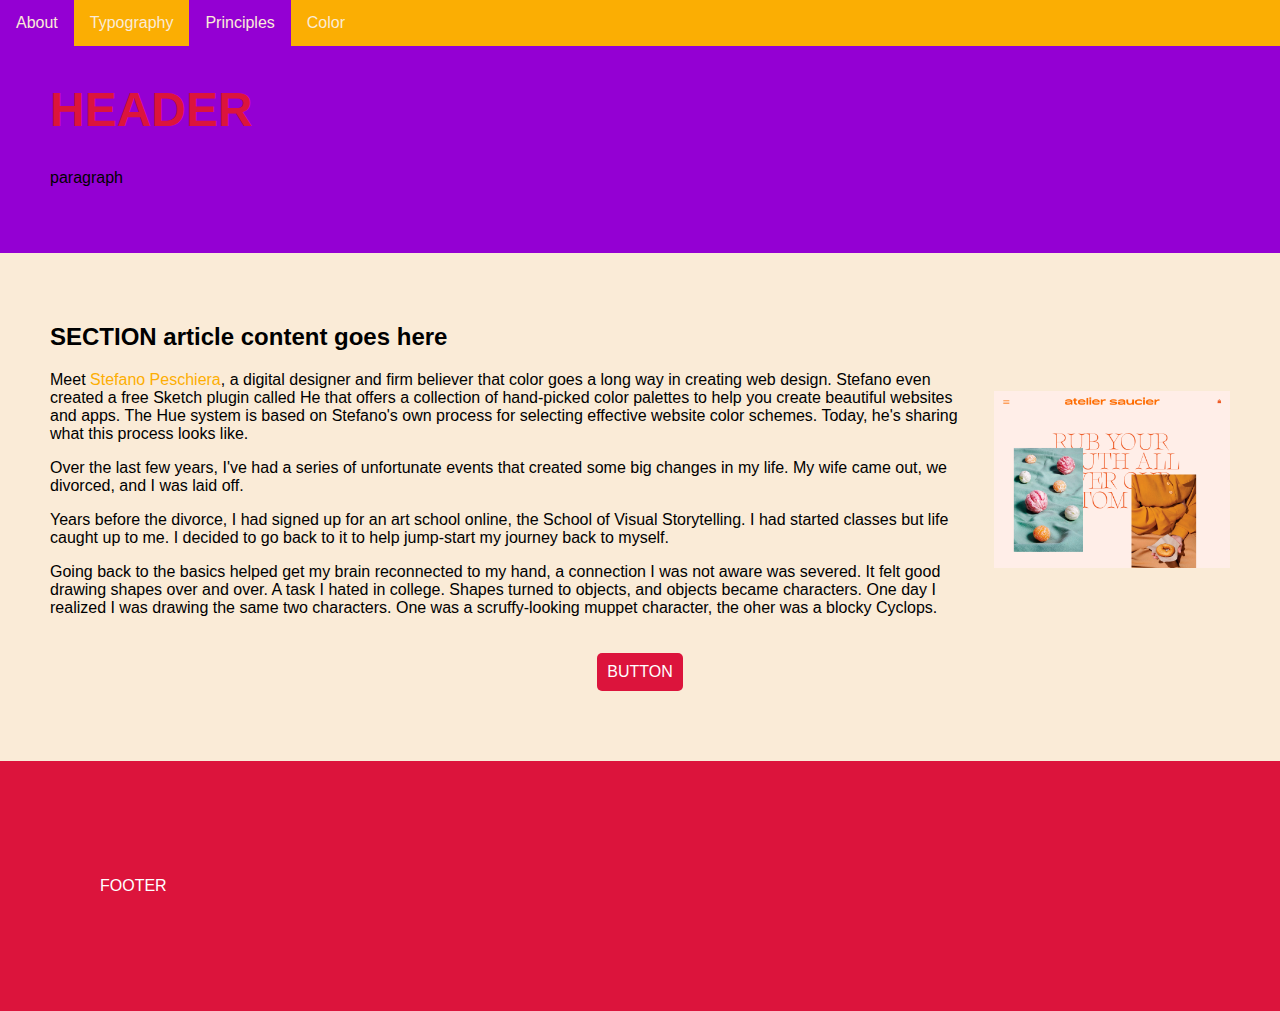
<file: principles.html>
<!doctype html>
<html>
<head>
<meta charset="UTF-8">
<title>Untitled Document</title>
	<link rel="preconnect" href="https://fonts.googleapis.com">
<link rel="preconnect" href="https://fonts.gstatic.com" crossorigin>
<link href="https://fonts.googleapis.com/css2?family=Roboto:wght@400;500;700;900&display=swap" rel="stylesheet">
	
	<link href="style.css" rel="stylesheet" type="text/css">
</head>
	
<body>
	
	<ul class="nav">
		<li><a href="about.html">About</a></li>
  		<li><a href="typography.html">Typography</a></li>
 		<li><a class="active" href="principles.html">Principles</a></li>
  		<li><a href="color.html">Color</a></li>
</ul>
	
<header>
		<h1>HEADER</h1>
		<p>paragraph</p>
	</header>
	
	<section>
		
		<h2>SECTION article content goes here</h2>
				<img class= "right" src="images/ateliersaucier_site.png" width="20%" alt=""/>
		<p>Meet <a href="https://docs.google.com/document/d/1nXkkVFklbiDh2xm_hYOYrmHF7aNHUgeBvdrVaUiXis4/edit">Stefano Peschiera</a>, a digital designer and firm believer that color goes a long way in creating web design. Stefano even created a free Sketch plugin called He that offers a collection of hand-picked color palettes to help you create beautiful websites and apps. The Hue system is based on Stefano's own process for selecting effective website color schemes. Today, he's sharing what this process looks like.</p>
		
		<p>Over the last few years, I've had a series of unfortunate events that created some big changes in my life. My wife came out, we divorced, and I was laid off. </p>
		
		<p>Years before the divorce, I had signed up for an art school online, the School of Visual Storytelling. I had started classes but life caught up to me. I decided to go back to it to help jump-start my journey back to myself.</p>
		
		<p>Going back to the basics helped get my brain reconnected to my hand, a connection I was not aware was severed. It felt good drawing shapes over and over. A task I hated in college. Shapes turned to objects, and objects became characters. One day I realized I was drawing the same two characters. One was a scruffy-looking muppet character, the oher was a blocky Cyclops.</p>
			<div class="button center">
				<a href="https://www.youtube.com/watch?v=8ybW48rKBME">BUTTON</a>
			</div>
	
	</section>
	
	<footer>
	  <p>FOOTER</p>
</footer>
</body>
</html>
</file>
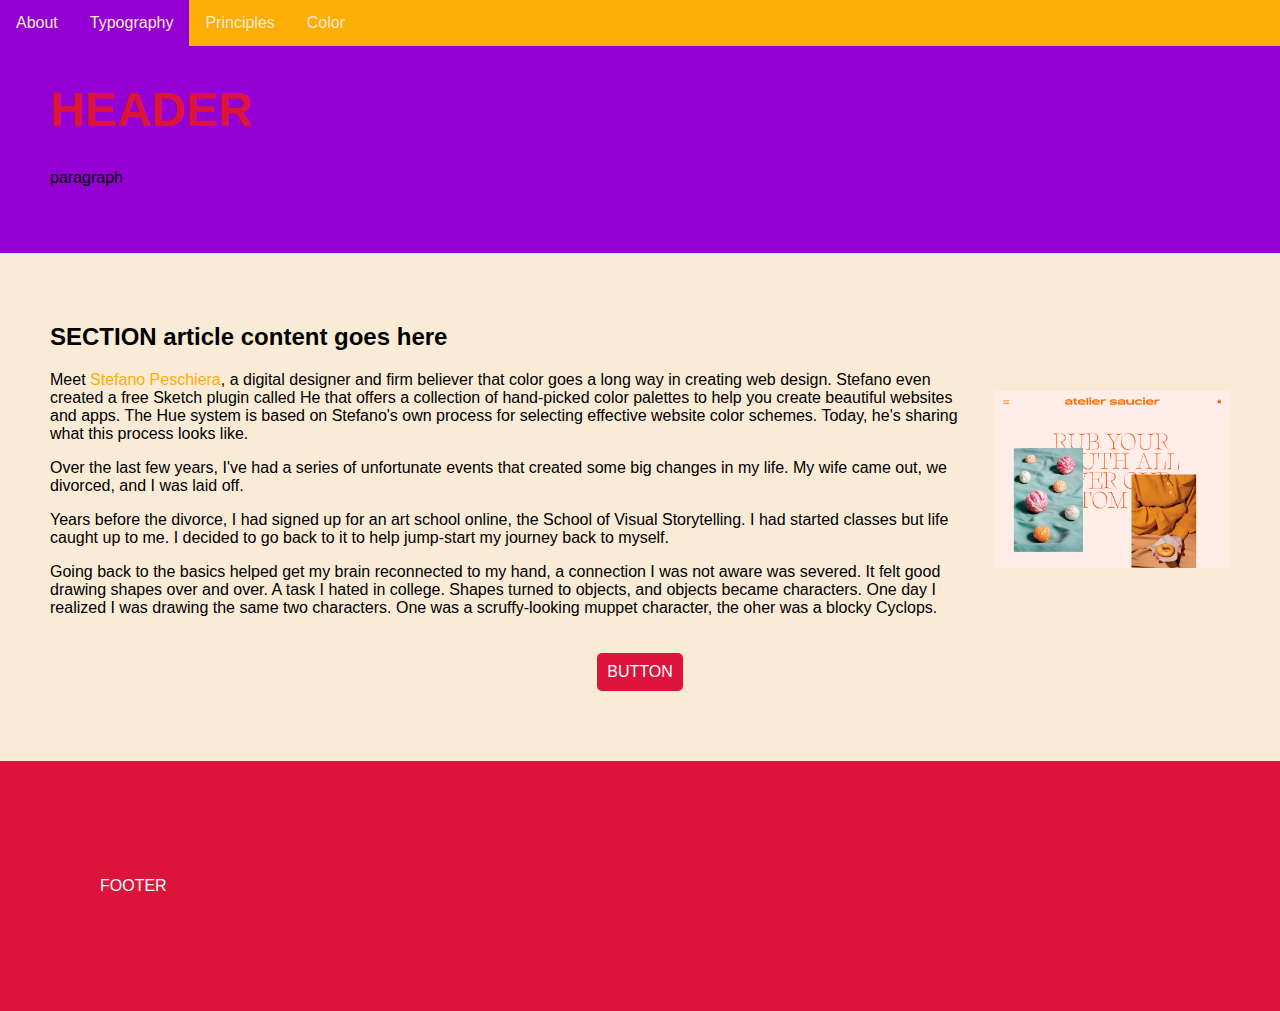
<file: typography.html>
<!doctype html>
<html>
<head>
<meta charset="UTF-8">
<title>Untitled Document</title>
	<link rel="preconnect" href="https://fonts.googleapis.com">
<link rel="preconnect" href="https://fonts.gstatic.com" crossorigin>
<link href="https://fonts.googleapis.com/css2?family=Roboto:wght@400;500;700;900&display=swap" rel="stylesheet">
	
	<link href="style.css" rel="stylesheet" type="text/css">
</head>
	
<body>
	
	<ul class="nav">
		<li><a href="about.html">About</a></li>
  		<li><a class="active" href="typography.html">Typography</a></li>
 		<li><a href="principles.html">Principles</a></li>
  		<li><a href="color.html">Color</a></li>
</ul>
	
<header>
		<h1>HEADER</h1>
		<p>paragraph</p>
	</header>
	
	<section>
		
		<h2>SECTION article content goes here</h2>
				<img class= "right" src="images/ateliersaucier_site.png" width="20%" alt=""/>
		<p>Meet <a href="https://docs.google.com/document/d/1nXkkVFklbiDh2xm_hYOYrmHF7aNHUgeBvdrVaUiXis4/edit">Stefano Peschiera</a>, a digital designer and firm believer that color goes a long way in creating web design. Stefano even created a free Sketch plugin called He that offers a collection of hand-picked color palettes to help you create beautiful websites and apps. The Hue system is based on Stefano's own process for selecting effective website color schemes. Today, he's sharing what this process looks like.</p>
		
		<p>Over the last few years, I've had a series of unfortunate events that created some big changes in my life. My wife came out, we divorced, and I was laid off. </p>
		
		<p>Years before the divorce, I had signed up for an art school online, the School of Visual Storytelling. I had started classes but life caught up to me. I decided to go back to it to help jump-start my journey back to myself.</p>
		
		<p>Going back to the basics helped get my brain reconnected to my hand, a connection I was not aware was severed. It felt good drawing shapes over and over. A task I hated in college. Shapes turned to objects, and objects became characters. One day I realized I was drawing the same two characters. One was a scruffy-looking muppet character, the oher was a blocky Cyclops.</p>
			<div class="button center">
				<a href="https://www.youtube.com/watch?v=8ybW48rKBME">BUTTON</a>
			</div>
	
	</section>
	
	<footer>
	  <p>FOOTER</p>
</footer>
</body>
</html>
</file>
<file: style.css>
@charset "UTF-8";
		body {
			margin: 0px;
			font-family: 'Oswald', sans-serif;
		}
		h1 {
			font-size: 3em;
			color: crimson;
		}
		header {
			background-color:darkviolet;
			padding: 50px;
		}
		footer {
			background-color:crimson;
			padding: 100px;
			color: #fff;
		}
		section {
			padding: 50px;
			background-color:antiquewhite;
		}
		a {
			color: #FDAE03;
			text-decoration: none;
		}
		a:hover {
			color: #3290EF;
		}
		.button a {
    		color: #FFFFFF;
    		background-color: #DC143C;
    		padding: 10px;
    		text-decoation: none;
    		border-radius: 5px;
		}
		.button a:hover {
			background-color: #FBAE03;
			color: #DC1403;
		}
		.center {
			display: flex;
			justify-content: center;
			align-items: center;
			padding: 20px;
		}
		.left {
			float: left;
			padding-right:20px;
			padding-top: 20px;
			padding-bottom: 20px;
		}
		.right {
			float: right;
			padding-left: 20px;
			padding-top: 20px;
			padding-bottom: 20px;
		}
		.nav {
			list-style-type: none;
			margin: 0;
			padding: 0;
			position: fixed;
  			top: 0;
			background-color: #FBAE03;
			width: 100%;
		}
		.nav ul {
  			margin: 0;
  			padding: 0;
  			overflow: hidden;
  			background-color: #333;
  			width: 100%;
		}

		.nav li {
  			float: left;
		}

		.nav li a {
  			display: block;
  			color: #FAEBD7;
  			text-align: center;
  			padding: 14px 16px;
  			text-decoration: none;
		}

		.nav li a:hover:not(.active) {
  			background-color: #9400D3;
		}

		.active {
  			background-color: #9400D3;
		}
		.listStyle li {
			background-color:cornflowerblue
		}
</file>
